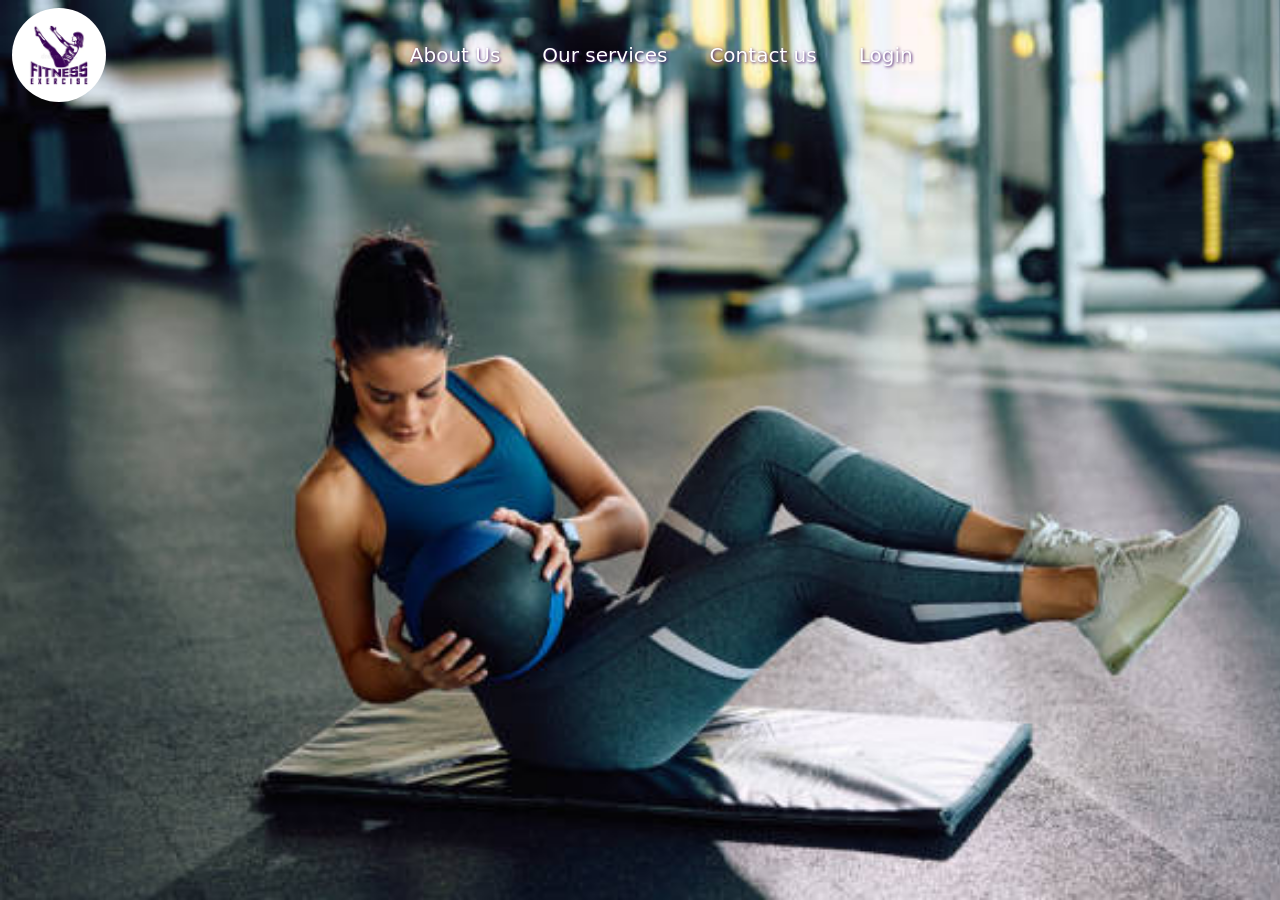
<file: boot/index.html>
<!DOCTYPE html>
<html lang="en">

<head>
    <meta charset="UTF-8">
    <meta name="viewport" content="width=device-width, initial-scale=1.0">
    <title>Document</title>
    <link rel="stylesheet" href="./strap.css">
    <link href="https://cdn.jsdelivr.net/npm/bootstrap@5.3.8/dist/css/bootstrap.min.css" rel="stylesheet"
        integrity="sha384-sRIl4kxILFvY47J16cr9ZwB07vP4J8+LH7qKQnuqkuIAvNWLzeN8tE5YBujZqJLB" crossorigin="anonymous">
</head>

<body>



    <!-- this is where my nav-bar starts -->
    <nav class="navbar navbar-expand-lg bg-body-tertiarys see">
        <div class="container-fluid">
            <a class="navbar-brands fop" href="#"><img src="./logo.webp" alt="fitness" class="fitness"></a>
            <button class="navbar-toggler" type="button" data-bs-toggle="collapse"
                data-bs-target="#navbarSupportedContent" aria-controls="navbarSupportedContent" aria-expanded="false"
                aria-label="Toggle navigation">
                <span class="navbar-toggler-icon"></span>
            </button>
            <div class="collapse navbar-collapse" id="navbarSupportedContent">
                <ul class="navbar-nav me-auto mb-2 mb-lg-0 ">
                    <li class="nav-item">
                        <button type="button" class="btns btn-primary ben saw" data-bs-toggle="modal"
                            data-bs-target="#exampleModal">
                            About Us
                        </button>
                    </li>

                    <li class="nav-item">
                        <button type="button" class="btns btn-primary ben saw" data-bs-toggle="modal"
                            data-bs-target="#example">
                            Our services
                        </button>
                    </li>

                    <li class="nav-item">
                        <button type="button" class="btns btn-primary ben saw" data-bs-toggle="modal"
                            data-bs-target="#exam">
                            Contact us
                        </button>
                    </li>

                    <li class="nav-item">
                        <button type="button" class="btns btn-primary ben saw" data-bs-toggle="modal"
                            data-bs-target="#exampleM">
                            Login
                        </button>
                    </li>

                </ul>
            </div>
        </div>
    </nav>

    <!-- this is where my nav-ba ends -->


    <!-- Button trigger modal -->

    <!-- Modal -->
    <div class="modal fade" id="exampleModal" tabindex="-1" aria-labelledby="exampleModalLabel" aria-hidden="true">
        <div class="modal-dialog modal-lg">
            <div class="modal-contents">


                <div class="modal-body">
                    <!-- this is where my card starts -->
                    <div class="row row-cols-1 row-cols-md-3 g-4">
                        <div class="col">
                            <div class="card h-100">
                                <img src="./photo-1517836357463-d25dfeac3438.avif" class="card-img-tops card-img" alt="...">
                                <div class="card-body">
                                    <h5 class="card-title">Lorem ipsum dolor sit.</h5>
                                    <p class="card-text">Lorem ipsum dolor sit amet consectetur adipisicing elit. Rerum quibusdam omnis vel nihil odit placeat velit id!
                                    </p>
                                </div>
                            </div>
                        </div>
                        <div class="col">
                            <div class="card h-100">
                                <img src="./images.jpg" class="card-img-tops card-img" alt="...">
                                <div class="card-body">
                                    <h5 class="card-title">Lorem ipsum dolor sit.</h5>
                                    <p class="card-text">Lorem ipsum dolor sit amet consectetur adipisicing elit. Quod ratione voluptatibus magnam error aspernatur? Provident tempora eius maiores ut quae.</p>
                                </div>
                            </div>
                        </div>
                        <div class="col">
                            <div class="card h-100">
                                <img src="./images (1).jpg" class="card-img-tops card-img" alt="...">
                                <div class="card-body">
                                    <h5 class="card-title">Lorem ipsum dolor sit.</h5>
                                    <p class="card-text">Lorem ipsum, dolor sit amet consectetur adipisicing elit. Ipsum, facere.</p>
                                </div>
                            </div>
                        </div>
                    </div>
                    <!-- this is where my card ends -->
                </div>
            </div>
        </div>
    </div>




    <!-- Modal for our services -->
    <div class="modal fade" id="example" tabindex="-1" aria-labelledby="exampleModalLabel" aria-hidden="true">
        <div class="modal-dialog modal-lg">
            <div class="modal-content">

                <div class="modal-body">
                    <!-- fdg -->
                    <div id="carousel" class="carousel slide" data-bs-ride="carousel">
                        <div class="carousel-inner">
                            <div class="carousel-item active caros">
                                <img src="./istockphoto-2027281054-612x612.jpg" class="d-block w-100 caros car" alt="...">
                                <p>Lorem ipsum dolor sit amet.</p>
                                <b>Lorem ipsum dolor sit amet consectetur adipisicing elit. Distinctio sed repellendus quod enim, aut voluptates cumque reprehenderit unde assumenda ratione excepturi dignissimos deserunt eaque vel ullam blanditiis sit incidunt non.</b>
                            </div>
                            <div class="carousel-item caros">
                                <img src="./images.jpg" class="d-block w-100 car" alt="...">
                                <p>Lorem ipsum dolor sit amet.</p>
                                <b>Lorem ipsum, dolor sit amet consectetur adipisicing elit. Incidunt consequatur ab veniam, temporibus fugiat obcaecati unde corrupti sapiente nemo, illum distinctio quisquam excepturi perspiciatis blanditiis sint ad architecto minus atque.</b>
                            </div>
                            <div class="carousel-item caros">
                                <img src="./images (1).jpg" class="d-block w-100 car" alt="...">
                                <p>Lorem ipsum dolor sit amet.</p>
                                <b>Lorem ipsum dolor sit amet, consectetur adipisicing elit. Aut quas nihil quam voluptas est debitis error aliquam, voluptatem possimus dolor similique exercitationem a obcaecati. Vero velit ducimus fugit. Temporibus, perferendis..</b>
                            </div>
                        </div>
                    </div>
                    <!-- fdv -->
                </div>

            </div>
        </div>
    </div> <!-- ending of modal for our services -->



    <!-- Modal  for contact us starts -->
    <div class="modal fade" id="exam" tabindex="-1" aria-labelledby="exampleModalLabel" aria-hidden="true">
        <div class="modal-dialog modal-lg">
            <div class="modal-content">

                <div class="modal-body">
                    <!-- this is where my form starts -->
                    <div class="grd">
                        <div class="she">
                            <img src="./fitness logo.jpg" alt="fabric">
                        </div>

                        <form action="">

                            <input type="text" required placeholder="First Name"><br>

                            <input type="password" required placeholder="Last Name"><br>

                            <input type="email" required placeholder=" E-mail"><br>

                            <input type="number" required placeholder="Phone Number"><br>

                            <textarea class="them" name="text" id="text" required
                                placeholder="Leave us a message"></textarea><br><br>

                            <input class="his" type="login" value="Submit">


                        </form>
                    </div>
                    <!-- this is where my form ends -->
                </div>

            </div>
        </div>
    </div>
    <!-- this is where modal for contact us ends -->




    <!-- Modal for login-->
    <div class="modal fade" id="exampleM" tabindex="-1" aria-labelledby="exampleModalLabel" aria-hidden="true">
        <div class="modal-dialog modal-lg">
            <div class="modal-content">

                <div class="modal-body">
                    <!-- this is my form for the last one -->
                    <form>
                        <div class="mb-3">
                            <label for="exampleInputEmail1" class="form-label">Email address</label>
                            <input type="email" class="form-control" id="exampleInputEmail1"
                                aria-describedby="emailHelp">
                            <div id="emailHelp" class="form-text">We'll never share your email with anyone else.</div>
                        </div>
                        <div class="mb-3">
                            <label for="exampleInputPassword1" class="form-label">Password</label>
                            <input type="password" class="form-control" id="exampleInputPassword1">
                        </div>

                        <button type="submit" class="btn btn-primary">Sign Up</button>
                        <button type="submit" class="btn btn-primary onyi">Login</button>
                    </form>
                    <!--ending of modal for login -->
                </div>

            </div>
        </div>
    </div>







    <script src="https://cdn.jsdelivr.net/npm/bootstrap@5.3.8/dist/js/bootstrap.bundle.min.js"
        integrity="sha384-FKyoEForCGlyvwx9Hj09JcYn3nv7wiPVlz7YYwJrWVcXK/BmnVDxM+D2scQbITxI"
        crossorigin="anonymous"></script>
</body>

</html>
</file>
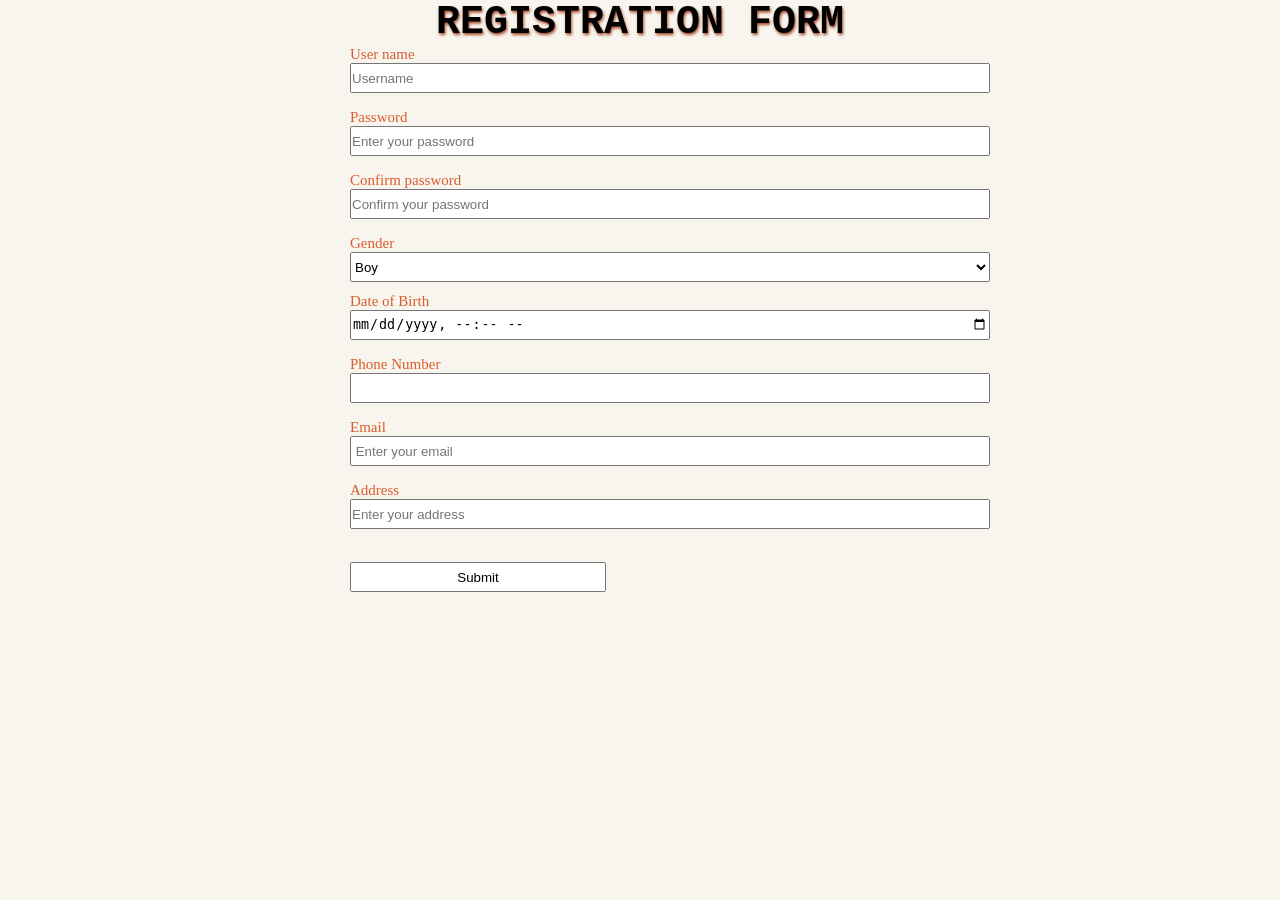
<file: become a member.html>
<!DOCTYPE html>
<html lang="en">
<head>
    <meta charset="UTF-8">
    <meta name="viewport" content="width=device-width, initial-scale=1.0">
    <title>Document</title>
    <link rel="stylesheet" href="./AI.css">
</head>
<body>
     <h1 class="name"><b>REGISTRATION FORM</b></h1>

        <form action="">

                <label class="sam" for="Full name">User name</label><br>
                <input class="isa" type="text" required placeholder="Username"><br>

                <label class="sam"for="Password">Password</label><br>
                <input  class="isa" type="password" required placeholder="Enter your password"><br>

                <label class="sam"for="Confirm password">Confirm password</label><br>
                <input class="isa" type="password" required placeholder="Confirm your password"><br>

                <label class="sam" for="Gender">Gender</label><br>

                 <select class="uu" name="Gender" id="Gender"><br>
                    <option value="Boy">Boy</option>
                    <option value="Girl">Girl</option>
                </select><br>

                <label class="sam" for="Date of Birth">Date of Birth</label>
                <input  class="isa"type="datetime-local"><br>

                <label class="sam"for="Phone Number">Phone Number</label><br>
                <input  class="isa"type="number" required><br>

                <label class="sam" for="Email">Email</label><br>
                <input  class="isa"type="email" required placeholder=" Enter your email"><br>

                <label class="sam" for="Address">Address</label><br>
                <input  class="isa"type="address" required placeholder="Enter your address"><br><br>

                <input  class="is"type="login" value="Submit">

                
            </form>
</body>
</html>
</file>
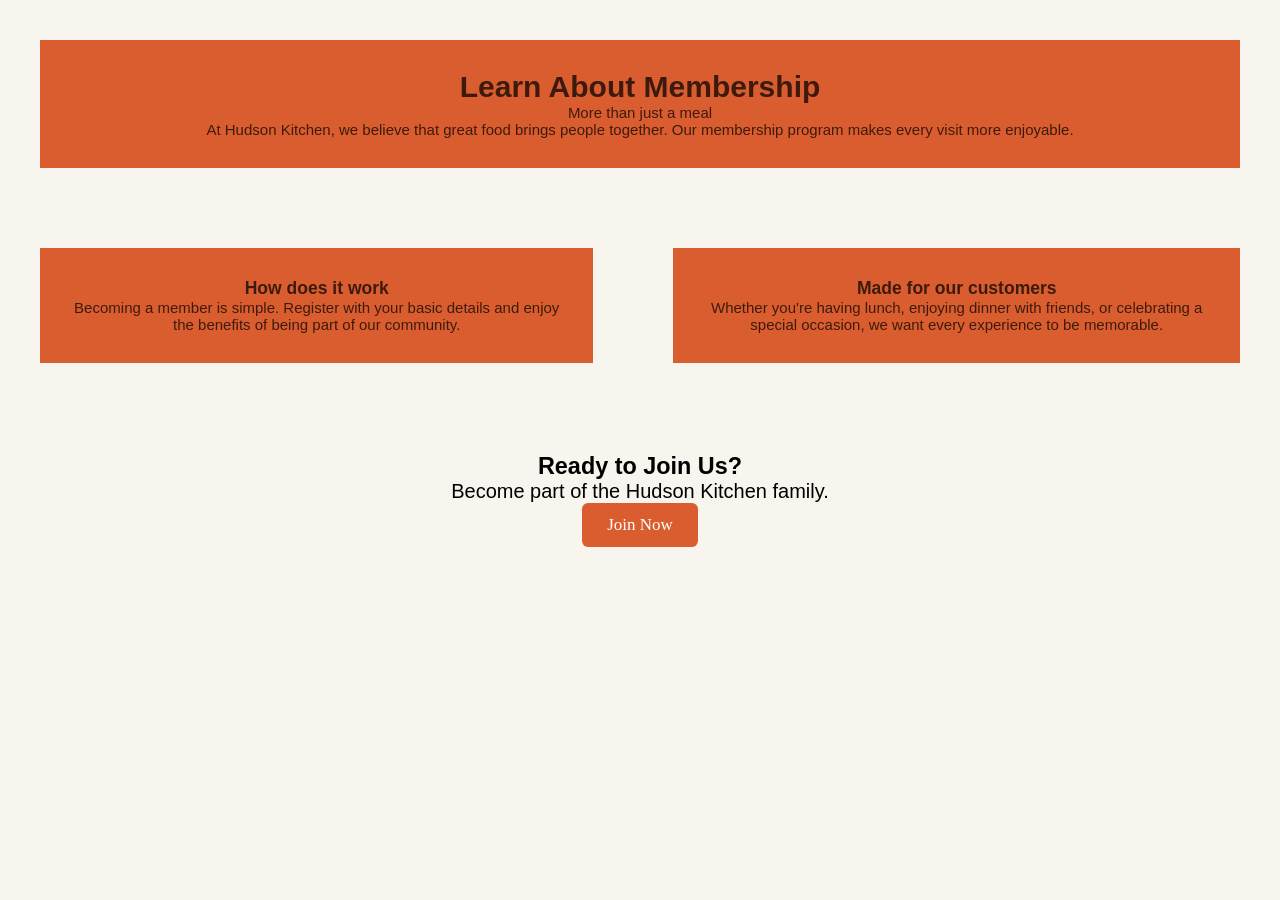
<file: learn.html>
<!DOCTYPE html>
<html lang="en">

<head>
    <meta charset="UTF-8">
    <meta name="viewport" content="width=device-width, initial-scale=1.0">
    <title>Document</title>
    <link rel="stylesheet" href="./AI.css">
</head>

<body>
    <div class="member">
        <h1> <b>Learn About Membership </b></h1>
        <p>More than just a meal</p>
        <p> At Hudson Kitchen, we believe that great food brings
            people together. Our membership program makes every
            visit more enjoyable.</p>
    </div>
    <div class="membe">
        <div class="member">
            <h3>How does it work</h3>
            <p> Becoming a member is simple. Register with your
                basic details and enjoy the benefits of being
                part of our community.</p>

        </div>

        <div class="member">
            <h3>Made for our customers</h3>
            <p> Whether you're having lunch, enjoying dinner
                with friends, or celebrating a special occasion,
                we want every experience to be memorable.</p>
        </div>
    </div>


    <div class="learn-footer">
        <h3>Ready to Join Us?</h3>
        <p>Become part of the Hudson Kitchen family.</p>
        <a href="./become a member.html" class="join-btn">Join Now</a>
    </div>
</body>

</html>
</file>
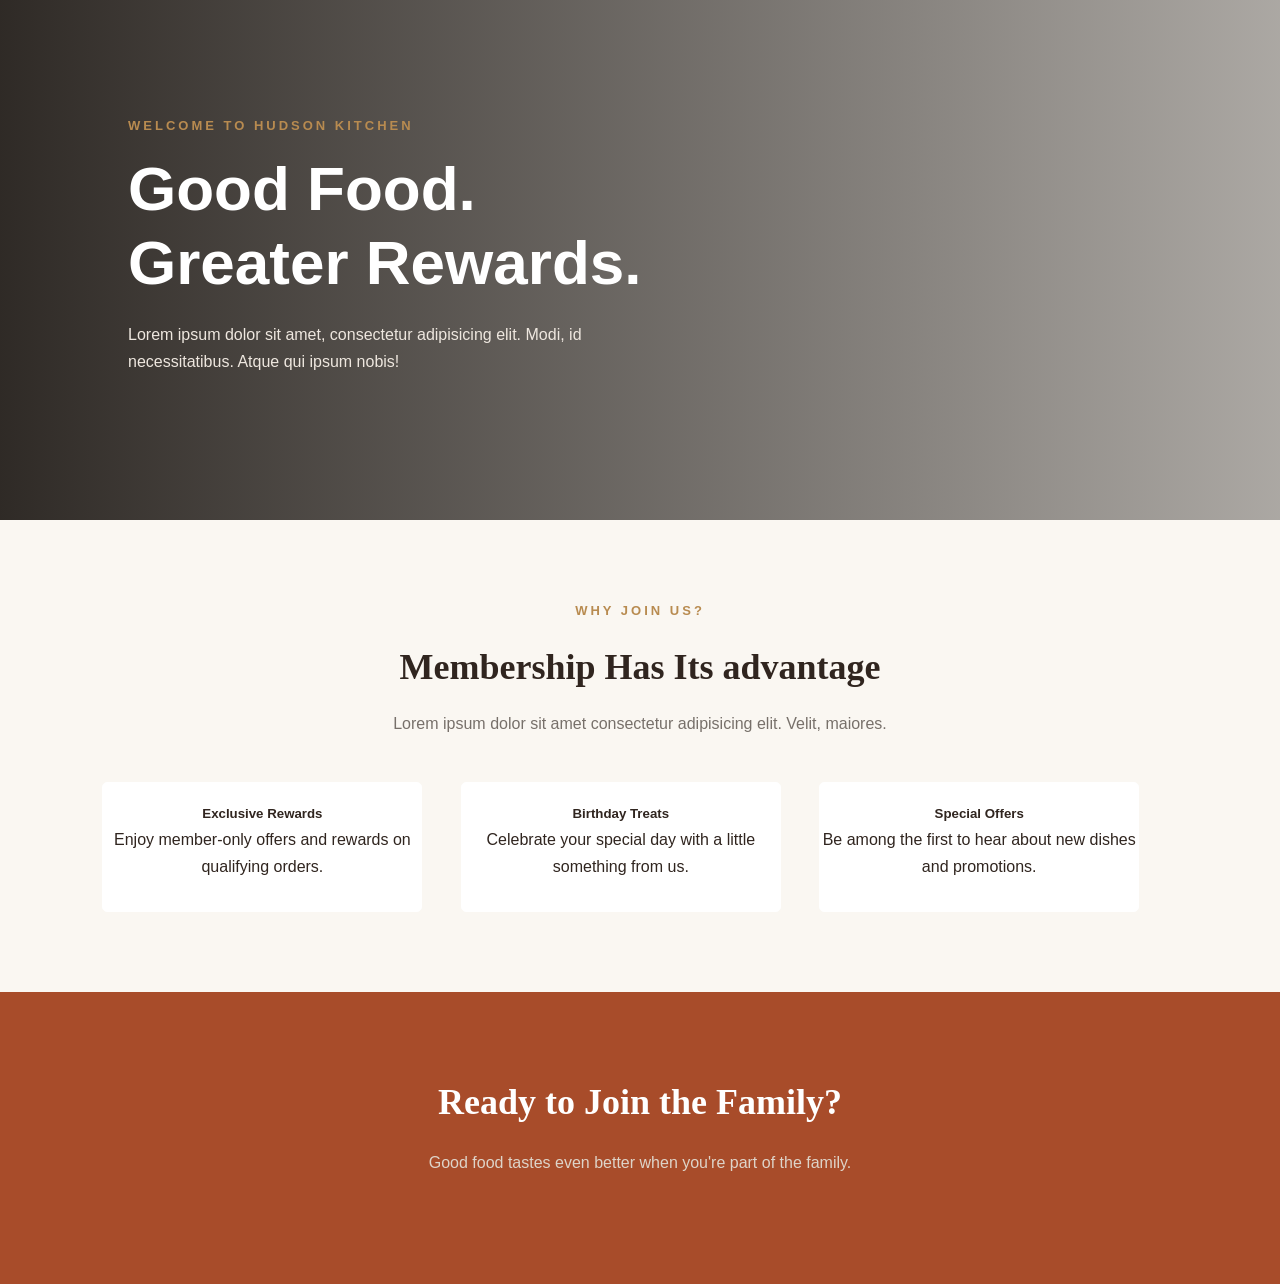
<file: membership.html>
<!DOCTYPE html>
<html lang="en">

<head>
    <meta charset="UTF-8">
    <meta name="viewport" content="width=device-width, initial-scale=1.0">
    <title>Membership | Hudson Kitchen</title>
    <link rel="stylesheet" href="./AI.css">
</head>

<body class="we">

    <!-- Hero Section -->
    <div class="her12">
        <div class="hero-content2">
            <p class="subtitle">WELCOME TO HUDSON KITCHEN</p>
            <h1>Good Food.<br>Greater Rewards.</h1>
            <p class="description">
                Lorem ipsum dolor sit amet, consectetur
                adipisicing elit. Modi, id necessitatibus. Atque qui ipsum nobis!
            </p>

        </div>
    </div>


    <div class="benefits">
        <p class="subtitle">WHY JOIN US?</p>
        <h2>Membership Has Its advantage</h2>
        <p class="section-description">
            Lorem ipsum dolor sit amet consectetur adipisicing elit. Velit, maiores.
        </p>
        <div class="mine row g-4 see">
            <div class="col-12 col-md-4 car">
                <div class="card h-100">
                    <div class="card-body">
                        <h5 class="card-title">Exclusive Rewards</h5>
                        <p class="card-text">
                            Enjoy member-only offers and rewards on qualifying orders.
                        </p>
                    </div>
                </div>
            </div>

            <div class="col-12 col-md-4 car">
                <div class="card h-100 text-center">
                    <div class="card-body">
                        <h5 class="card-title">Birthday Treats</h5>
                        <p class="card-text">
                            Celebrate your special day with a little something from us.
                        </p>
                    </div>
                </div>
            </div>

            <div class="col-12 col-md-4 car">
                <div class="card h-100 text-md-end">
                    <div class="card-body">
                        <h5 class="card-title">Special Offers</h5>
                        <p class="card-text">
                            Be among the first to hear about new dishes and promotions.
                        </p>
                    </div>
                </div>
            </div>
        </div>
    </div>


    <div class="join-section">
        <h2>Ready to Join the Family?</h2>
        <p>Good food tastes even better when you're part of the family.</p>
    </div>


</body>

</html>

</body>

</html>
</file>
<file: boot/strap.css>
body{
    background-image: url(./istockphoto-2027281054-612x612.jpg);
    background-size: cover;
    height: 100vh;
    background-repeat: no-repeat;
    padding: 0;
    margin: 0;
}
.fitness{
    width: 25%;
    border-radius: 50%;
}
.see{
    background-color: rgba(0, 255, 255, 0);
}
.fop{
    width: 30%;
}
.card-img{
    width: 300px;
    height: 300px;
}
.caros{
    text-align: center;
}
.car{
    height: 400px;
}
.ben{
    color: red;
    padding: 10px;
    margin: 10px;
    background-color: rgba(0, 255, 255, 0);
}
.saw{
    border: 1px solid rgba(255, 0, 0, 0);
    color: white;
    font-size: 20px;
    text-shadow: 1px 1px 3px #4B1F6F;
}
.saw:hover{
    background-color: blue;
    border: 1px solid blue;
    color: black;
}
.she img{
    width: 100%;
    height: 350px;
}

.grd{
    display: grid;
    grid-template-columns: 40% 60%;
    padding-top: 10px;
}

.them{
    color: black;
    width: 100%;
    height: 40px;
    margin-bottom: 15px;
      background-color: azure;
    border: 1px solid black;
      border-radius: 10px;
}
input{
    color: black;
    width: 100%;
    height: 40px;
    display: block;
    margin-bottom: 15px;
    background-color: azure;
    border: 1px solid black;
    border-radius: 10px;
}
.his{
    width: 100px;
      background-color: azure;
    border: 1px solid black;
      border-radius: 10px;
      margin-left: 70%;
      text-align: center;
}

.onyi{
   margin-left: 90%;
   margin-top: -63px;   
}
</file>
<file: AI.css>
body {
    padding: 0;
    margin: 0;
    width: 100%;
    max-width: 100%;
    overflow-x: hidden;
}


/* =========================
   HERO SECTION
========================= */

.hero-section {
    background-image: url(./image/Screen+Shot+2023-02-27+at+10.52.58+AM.webp);
    height: 100vh;
    background-repeat: no-repeat;
    background-size: cover;
    background-position: center;
}

.hero {
    background-color: rgba(0, 0, 0, 0.628);
    height: 100vh;
}

.navbar-a .box {
    background-color: #da5d2f;
    padding: 20px;
    font-size: 15px;
}

.navbar {
    display: flex;
    padding: 30px;
    justify-content: center;
    align-items: center;
    animation: show 3s ease forwards;
    animation-delay: 2s;
}

@keyframes show {
    from {
        opacity: 0;
        transform: translateY(30px);
    }

    to {
        opacity: 1;
        transform: translateY(0);
    }
}

.navbar-a a {
    color: white;
    padding: 20px;
    text-decoration: none;
    font-size: 20px;
}

.logo {
    width: 40%;
}

.logo img {
    width: 40%;
    max-width: 100%;
}

.body {
    display: grid;
    grid-template-columns: 150px minmax(0, 600px) auto;
    animation: show 3s ease forwards;
    animation-delay: 2s;
}

.hero-body {
    min-width: 0;
}

.hero-body h1 {
    color: white;
    font-size: 50px;
    font-family: ff-market-pro;
}

.hero-body b {
    color: #E7C488;
    font-size: 50px;
    font-family: "Brush Script MT", cursive;
}

.hero-body p {
    color: white;
    font-family: 'Times New Roman', Times, serif;
    font-size: 20px;
}

.hero-body button {
    color: white;
    background-color: #da5d2f09;
    border: 3px solid white;
    padding: 15px;
    font-size: 12px;
    cursor: pointer;
}

.hero-body button:hover {
    background-color: white;
    color: #da5d2f;
}

.hero-body .she {
    background-color: #da5d2f;
    border: 3px solid #da5d2f;
}

.hero-body .she:hover {
    background-color: white;
    color: #da5d2f;
    border: 3px solid white;
}


/* =========================
   DOT PATTERN
========================= */

.logo2 {
    width: 100%;
    padding-top: 4px;
}

.logo2 img {
    width: 100%;
    height: 20vh;
    display: block;
}


/* =========================
   EVERYTHING PLUS
========================= */

.be {
    color: #da5d2f;
    font-family: "Brush Script MT", cursive;
    font-size: 40px;
    animation: slideup 3s ease forwards;
}

h2 {
    text-align: center;
    font-size: 40px;
    font-family: Georgia, serif;
    animation: slideup 3s ease forwards;
}

.pe {
    text-align: center;
    font-family: "Segoe UI", sans-serif;
    font-size: 18px;
    animation: slideup 3s ease forwards;
}

.body1 {
    display: grid;
    grid-template-columns: repeat(3, minmax(0, 1fr));
    font-family: "Segoe UI", sans-serif;
    font-size: 20px;
}

.body3 {
    text-align: center;
    padding: 30px;
    min-width: 0;
}

.body2 {
    width: 200px;
    max-width: 100%;
    padding-left: 50px;
    margin: auto;
}

.body2 img {
    width: 150px;
    height: 100px;
    max-width: 100%;
    object-fit: contain;
}

.hey3 {
    font-family: Georgia, serif;
    font-size: 22px;
    text-decoration: underline #da5d2f;
}

.hey4 {
    font-family: "Segoe UI", sans-serif;
    font-weight: normal;
}

@keyframes slideup {
    from {
        opacity: 0;
        transform: translateY(30px);
    }

    to {
        opacity: 1;
        transform: translateY(0);
    }
}


/* =========================
   MEMBERSHIP BUTTON
========================= */

.diy {
    display: grid;
    grid-template-columns: auto auto auto;
}

.hi {
    background: #da5d2f;
    color: white;
    border: 3px solid #da5d2f;
    width: 300px;
    height: 60px;
    margin: 90px;
    font-size: 20px;
    cursor: pointer;
}

.hi:hover {
    background: white;
    color: #da5d2f;
}

.that {
    padding-left: 200px;
}


/* =========================
   JESSE McBRIDE DESKTOP
========================= */

.two-color {
    background: linear-gradient(to right, #DA5D2F 70%, #24282D 30%);
    height: 80vh;
    display: grid;
    grid-template-columns: 100px 650px minmax(0, 1fr) 100px;
    padding: 40px;
    overflow: hidden;
}

.two-image {
    background-image: url(./image/Dots.png);
    height: 300px;
    width: 300px;
    background-size: cover;
    margin-left: 30px;
    animation: slideup 3s ease forwards;
}

.image-container {
    position: relative;
}

.two-image .okay {
    width: 100%;
    height: 390px;
    margin-top: 30px;
    margin-left: -50px;
    display: block;
    animation: slideup 3s ease forwards;
}

.arrow {
    position: absolute;
    width: 100px;
    top: 2px;
    left: -130px;
    height: 40px;
}

.goal {
    padding-top: 10px;
    padding-left: 60px;
    min-width: 0;
}

.goal p {
    color: white;
    font-size: 25px;
    line-height: 40px;
    margin-top: 55px;
}

.goal b {
    color: white;
    font-size: 30px;
    margin-top: 30px;
}

.goal .hop {
    color: rgb(20, 19, 19);
    font-size: 20px;
}

.two-color9 {
    display: none;
}


/* =========================
   SECOND HERO
========================= */

.hero-body1 {
    padding-top: 40px;
    min-width: 0;
}

.hero-sectio {
    background-image: url(./image/images\ \(3\).jpg);
    height: 80vh;
    background-repeat: no-repeat;
    background-size: cover;
    background-position: center;
}

.her {
    background: rgba(0, 0, 0, 0.628);
    height: 80vh;
}

.hero-body1 h1 {
    color: white;
    font-size: 50px;
    font-family: ff-market-pro;
}

.hero-body1 b {
    color: #E7C488;
    font-size: 50px;
    font-family: "Brush Script MT", cursive;
}

.hero-body1 p {
    color: white;
    font-family: 'Times New Roman', Times, serif;
    font-size: 20px;
}

.hero-body1 button {
    color: white;
    background-color: #da5d2f09;
    border: 3px solid white;
    padding: 15px;
    font-size: 12px;
    cursor: pointer;
}

.hero-body1 button:hover {
    background-color: white;
    color: #da5d2f;
}

.hero-body1 .she {
    background-color: #da5d2f;
    border: 3px solid #da5d2f;
}

.hero-body1 .she:hover {
    background-color: white;
    color: #da5d2f;
}


/* =========================
   PODCAST DESKTOP
========================= */

.last {
    background: #EFEFEF;
    min-height: 120vh;
    width: 100%;
    overflow: hidden;
}

.last > img,
.last9 > img {
    width: 100%;
    height: 19vh;
    display: block;
    object-fit: cover;
}

.separation {
    display: grid;
    grid-template-columns: 1fr 1fr;
    gap: 40px;
    max-width: 1200px;
    margin: 0 auto;
    padding: 70px 60px;
    padding-top: 30px;
}


/* LEFT SIDE */

.chalk {
    padding-left: 0;
}

.chalk > p {
    font-family: "Segoe UI", sans-serif;
    font-size: 25px;
    margin: 0 0 25px 0;
}

.board {
    background: white;
    width: 450px;
    max-width: 100%;
    min-height: 450px;
    text-align: center;
    padding: 25px;
    box-sizing: border-box;
}

.chalk .see {
    width: 100%;
    height: 300px;
    padding: 0;
    object-fit: cover;
    display: block;
}

.not {
    display: block;
    font-size: 20px;
    font-weight: 400;
    font-family: "Segoe UI", sans-serif;
    line-height: 1.5;
    padding-top: 25px;
}


/* RIGHT SIDE */

.girl {
    position: relative;
    padding: 20px 0 0 80px;
    max-width: 500px;
}

.girl h5 {
    font-size: 35px;
    line-height: 1.15;
    font-family: Georgia, serif;
    margin: 0 0 25px 0;
}

.girl span {
    color: #DA5D2F;
    font-size: 35px;
    font-family: "Brush Script MT", cursive;
}

.girl p {
    font-size: 20px;
    font-weight: 400;
    font-family: "Segoe UI", sans-serif;
    line-height: 1.5;
    margin-bottom: 30px;
}

.girl button {
    background: #DA5D2F;
    color: white;
    border: 3px solid #DA5D2F;
    cursor: pointer;
    padding: 10px;
    width: 220px;
    height: 45px;
    font-size: 15px;
}

.girl button:hover {
    background: white;
    color: #DA5D2F;
}

.girl .arro {
    position: absolute;
    width: 80px;
    height: 30px;
    left: -5px;
    top: 100px;
    object-fit: contain;
}


/* =========================
   MOBILE PODCAST
========================= */

.last9 {
    display: none;
}




/* =========================
   GUIDE DESKTOP
========================= */

.deee {
    display: grid;
    grid-template-columns: 500px minmax(0, 1fr);
    padding-left: 60px;
    padding-top: 20px;
}

.sad {
    width: 600px;
    max-width: 100%;
}

.them {
    width: 100%;
    margin-top: 150px;
}

.them img {
    width: 100%;
    max-width: 100%;
    animation: slideup 3s ease forwards;
}

.sad h6 {
    font-size: 30px;
    animation: slideup 3s ease forwards;
    font-family: Georgia, serif;
}

.sad .bread {
    font-size: 20px;
    font-family: "Segoe UI", sans-serif;
    color: #da5d2f;
}

.sad .sa {
    font-size: 20px;
    font-family: "Segoe UI", sans-serif;
}

.sad input {
    width: 300px;
    max-width: 100%;
    font-size: 15px;
    background: #F6F8FA;
    border: 1px solid #F6F8FA;
    padding: 10px;
    line-height: 20px;
}

.sad select {
    width: 300px;
    max-width: 100%;
    height: 40px;
    font-size: 15px;
    background: #F6F8FA;
        border: 1px solid #F6F8FA;
    padding: 10px;
}

.sad .tea {
    font-size: 20px;
    font-family: "Segoe UI", sans-serif;
    padding-left: 100px;
}

.sad b {
    font-size: 23px;
    font-family: Georgia, 'Times New Roman', Times, serif;
}

.sad .milk {
    background: #DA5D2F;
    color: white;
    text-align: center;
    padding: 5px;
    width: 309px;
    height: 40px;
    border: 1px solid #DA5D2F;
}

.deee2 {
    display: none;
}


/* =========================
   DAWN DESKTOP
========================= */

.two-colo {
    background: linear-gradient(to left, #DA5D2F 70%, #24282D 30%);
    height: 100vh;
    overflow: hidden;
    display: grid;
    grid-template-columns: 100px minmax(0, 1fr) 650px 100px;
    padding: 40px;
}

.two-imag {
    background-image: url(./image/Square-outline-grey.webp);
    height: 200px;
    width: 200px;
    background-size: cover;
    margin-left: 5px;
    margin-top: 300px;
    animation: slideup 3s ease forwards;
}

.image-containe {
    position: relative;
}

.two-imag .okay {
    width: 170%;
    height: 450px;
    margin-top: -290px;
    margin-left: 40px;
    display: block;
    animation: slideup 3s ease forwards;
}

.arr {
    position: absolute;
    width: 100px;
    top: 35px;
    left: 360px;
    height: 20px;
}

.goa {
    padding-top: 10px;
    padding-left: 150px;
    min-width: 0;
}

.goa p {
    color: white;
    font-size: 20px;
    line-height: 20px;
    margin-top: 55px;
}

.goa b {
    color: white;
    font-size: 30px;
    margin-top: 30px;
}

.goa .hop {
    color: rgb(20, 19, 19);
}

.two-colo7 {
    display: none;
}


/* =========================
   FOUNDER DESKTOP
========================= */

.two-color2 {
    height: 80vh;
    display: grid;
    grid-template-columns: 100px 650px minmax(0, 1fr) 100px;
    padding: 40px;
    overflow: hidden;
}

.two-image2 {
    background-image: url(./image/Dots.png);
    height: 200px;
    width: 200px;
    background-size: cover;
    margin-left: 150px;
    animation: slideup 3s ease forwards;
}

.image-container2 {
    position: relative;
}

.two-image2 .okay2 {
    width: 350px;
    height: 450px;
    margin-top: 30px;
    margin-left: -190px;
    background-size: cover;
    animation: slideup 3s ease forwards;
}

.arrow2 {
    position: absolute;
    width: 100px;
    top: 220px;
    left: -290px;
    height: 50px;
}

.goal2 {
    padding-top: 10px;
    padding-left: 60px;
    min-width: 0;
}

.goal2 p {
    color: black;
    font-size: 24px;
    line-height: 40px;
    margin-top: 55px;
    font-family: serif;
    font-weight: 800;
}

.goal2 b {
    color: black;
    font-size: 20px;
    margin-top: 30px;
    line-height: 30px;
    font-weight: 400;
}

.goal2 button {
    color: white;
    background: #da5d2f;
    border: 3px solid #DA5D2F;
    padding: 10px;
    font-size: 12px;
    cursor: pointer;
    font-family: sans-serif;
    width: 200px;
    height: 40px;
}

.box2 {
    display: flex;
    justify-content: start;
    align-items: start;
}

.box9 {
    background: rgba(0, 0, 0, 0.628);
    width: 250px;
    height: 100px;
    margin-top: -210px;
    margin-left: -350px;
    padding-left: 20px;
    position: absolute;
}

.box30 {
    color: #fff;
}

.box9 p {
    font-size: 20px;
    color: #E4E7AE;
    font-family: cursive;
}

.box9 b {
    color: white;
    font-size: 9px;
}

.two {
    display: none;
}


/* =========================
   BOTTOM DOT IMAGE
========================= */

img.be {
    width: 100%;
    height: 100px;
    padding-top: 30px;
    display: block;
}


/* =========================
   EMAIL SECTION
========================= */

.me {
    background-image: url(./image/OIP.ctQcW5M15K98AuouIy8sowAAAA);
    height: 130vh;
    width: 100%;
    background-repeat: no-repeat;
    background-size: cover;
    background-position: center;
}

.m {
    background: rgba(0, 0, 0, 0.687);
    height: 130vh;
    padding-top: 100px;
    padding-left: 70px;
    text-align: center;
}

.m .sa {
    font-size: 35px;
    font-family: Georgia, serif;
    color: white;
}

.m input {
    width: 300px;
    max-width: 90%;
    font-size: 15px;
    background: #F6F8FA;
    border: 1px solid #F6F8FA;
    padding: 10px;
}

.m select {
    width: 300px;
    max-width: 90%;
    height: 40px;
    font-size: 15px;
    background: #F6F8FA;
    padding: 10px;
}

.m .tea {
    font-size: 20px;
    font-family: "Segoe UI", sans-serif;
    padding-left: 10px;
}

.m b {
    font-size: 35px;
    font-family: "Brush Script MT", cursive;
    color: #DA5D2F;
}

.m .milk {
    background: #DA5D2F;
    color: white;
    text-align: center;
    padding: 5px;
    width: 309px;
    max-width: 90%;
    height: 40px;
    border: 1px solid #DA5D2F;
}

.m span {
    color: black;
    font-family: 'Courier New', Courier, monospace;
    font-size: 20px;
}


/* =========================
   FOOTER
========================= */

.so {
    background: #24282D;
    width: 100%;
    height: 350px;
    overflow: hidden;
}

.diva {
    display: grid;
    grid-template-columns: repeat(5, minmax(0, 1fr));
    padding-top: 25px;
}

.so img {
    width: 120px;
    height: 120px;
    max-width: 100%;
}

.so .amara {
    text-align: center;
    font-family: "Segoe UI", sans-serif;
    color: white;
    background: #24282D;
}

.amara {
    padding-right: 50px;
    padding-left: 60px;
}

.amara p {
    font-size: 15px;
    line-height: 24px;
}

.amar {
    padding-right: 50px;
}

.amar h1,
.how h1,
.watch h1 {
    color: white;
    font-size: 19px;
}

.amar a,
.how a,
.watch a {
    color: white;
    font-size: 17px;
    line-height: 30px;
}

.how,
.watch {
    padding-right: 50px;
}

.perfume {
    padding-right: 40px;
}

.perfume h1 {
    font-size: 25px;
    color: white;
    font-weight: 600;
}

.don{
    font-size: 17px;
    font-family: 'Times New Roman', Times, serif;
    color: white;
    background-color: #24282D;
    text-align: center;
 }

a {
    color: #a84c2a;
    font-size: 17px;
    font-family: 'Times New Roman', Times, serif;
}


/* =========================================================
   TABLET / MOBILE
   ========================================================= */

@media (max-width: 968px) {

    /* HERO */

    .navbar {
        display: none;
    }

    .body {
        display: grid;
        grid-template-columns: 1fr;
        padding: 20px;
    }

    .hero-body {
        width: 100%;
        max-width: 100%;
    }

    .hero-body h1 {
        font-size: 40px;
    }

    .hero-body b {
        font-size: 40px;
    }

    .hero-body p {
        font-size: 18px;
    }

    .hero-body button {
        padding: 15px;
        width: 100%;
        max-width: 400px;
        margin-top: 10px;
    }


    /* EVERYTHING PLUS */

    .body1 {
        display: grid;
        grid-template-columns: 1fr;
    }

    .body3 {
        padding: 30px 20px;
    }

    .body2 {
        padding-left: 0;
        margin: auto;
    }

    .diy {
        display: grid;
        grid-template-columns: 1fr;
    }

    .hi {
        margin: 40px;
    }

    .that {
        padding-left: 1px;
    }


    /* ==========================================
       JESSE MOBILE
       KEEPING YOUR ORIGINAL DESIGN
    ========================================== */

    .two-color {
        display: none;
    }

    .two-color9 {
        background: linear-gradient(to right, #DA5D2F 70%, #24282D 30%);
        height: 130vh;
        margin-top: 10px;
        display: grid;
        grid-template-columns: auto;
        padding: 40px;
        overflow: hidden;
    }

    .two-color9 .two-image {
        background-image: url(./image/Dots.png);
        height: 200px;
        width: 150px;
        background-size: cover;
        margin-left: 170px;
        top: 2px;
    }

    .two-color9 .image-container {
        position: relative;
    }

    .two-color9 .two-image .okay {
        width: 150%;
        height: 250px;
        margin-top: 45px;
        margin-left: -51px;
        display: block;
    }

    .two-color9 .arrow {
        position: absolute;
        width: 100px;
        top: 190px;
        left: -120px;
        height: 40px;
    }

    .two-color9 .goal {
        padding-top: 30px;
        padding-left: 0;
        text-align: left;
    }


    /* SECOND HERO */

    .hero-sectio {
        height: 80vh;
    }

    .her {
        height: 80vh;
    }

    .hero-body1 h1 {
        font-size: 40px;
    }

    .hero-body1 b {
        font-size: 40px;
    }

    .hero-body1 p {
        font-size: 15px;
    }

    .hero-body1 button {
        font-size: 10px;
    }


    /* PODCAST MOBILE */



    /* GUIDE MOBILE */

    .deee {
        display: none;
    }

    .deee2 {
        display: block;
        width: 100%;
        overflow: hidden;
    }

    .sad {
        width: 100%;
        max-width: 100%;
        padding-left: 20px;
        padding-right: 20px;
    }

    .sad h6 {
        font-size: 40px;
        font-weight: 700;
    }

    .sad .bread {
        font-size: 30px;
        font-weight: 800;
    }

    .sad input,
    .sad select {
        max-width: calc(100% - 20px);
    }


    /* DAWN MOBILE */

    .two-colo {
        display: none;
    }

    .two-colo7 {
        display: grid;
        background: linear-gradient(to left, #DA5D2F 80%, #24282D 20%);
        height: 120vh;
        overflow: hidden;
        grid-template-columns: auto;
        padding: 40px;
    }

    .two-colo7 .two-imag {
        height: 100px;
        width: 100px;
        margin-left: 100px;
        margin-top: 2px;
    }

    .two-colo7 .two-imag .okay {
        width: 220%;
        height: 250px;
        margin-top: 50px;
        margin-left: -150px;
    }

    .two-colo7 .arr {
        position: absolute;
        width: 100px;
        top: 205px;
        left: 5px;
        height: 40px;
    }

    .two-colo7 .goa {
        padding-top: 180px;
        padding-left: 20px;
        padding-right: 20px;
        box-sizing: border-box;
        width: 100%;
    }

    .two-colo7 .goa p {
        font-size: 20px;
        line-height: 20px;
        margin-top: 55px;
    }

    .two-colo7 .goa b {
        font-size: 30px;
        margin-top: 30px;
    }


    /* FOUNDER MOBILE */

    .two-color2 {
        display: none;
    }

    .two {
        display: grid;
        height: 120vh;
        grid-template-columns: auto;
        padding: 40px;
        overflow: hidden;
    }

    .two-image2 {
        background-image: url(./image/Dots.png);
        height: 200px;
        width: 300px;
        background-size: cover;
        margin-left: 20px;
    }

    .image-container2 {
        position: relative;
    }

    .two-image2 .okay2 {
        width: 250px;
        height: 350px;
        margin-top: 30px;
        margin-left: 100px;
        background-size: cover;
    }

    .arrow2 {
        position: absolute;
        width: 50px;
        top: 180px;
        left: 50px;
        height: 50px;
    }

    .goal2 {
        padding-top: 150px;
        padding-left: 7px;
    }

    .goal2 p {
        font-size: 25px;
        line-height: 40px;
        margin-top: 55px;
        font-family: serif;
        font-weight: 900;
    }

    .goal2 b {
        font-size: 20px;
        line-height: 20px;
        font-weight: 400;
    }

    .goal2 button {
        width: 200px;
        height: 40px;
    }

    .box2 {
        display: flex;
        justify-content: start;
        align-items: start;
    }

    .box9 {
        background: rgba(0, 0, 0, 0.628);
        width: 250px;
        height: 100px;
        margin-top: -155px;
        margin-left: -50px;
        padding-left: 1px;
        position: absolute;
    }

    .box30 {
        color: #fff;
    }

    .box9 p {
        font-size: 20px;
        color: #E4E7AE;
        font-family: cursive;
    }

    .box9 b {
        color: white;
        font-size: 9px;
    }


    /* EMAIL */

    .me {
        height: 130vh;
    }

    .m {
        padding-left: 5px;
        padding-right: 5px;
    }

    .m input,
    .m select {
        max-width: 90%;
    }


    /* FOOTER */

    .so {
        height: 1100px;
    }

    .diva {
        display: grid;
        grid-template-columns: 1fr;
    }

    .so img {
        width: 120px;
        height: 120px;
    }

    .so .amara {
        text-align: center;
    }

    .amara {
        padding-right: 0;
        padding-left: 10px;
    }

    .amara p {
        line-height: 30px;
    }

    .amar {
        padding-top: 20px;
        padding-left: 20px;
    }

    .how {
        padding-top: 20px;
        padding-left: 20px;
    }

    .watch {
        padding-top: 20px;
        padding-left: 20px;
    }

    .perfume {
        padding-top: 20px;
        padding-left: 20px;
    }

    footer {
        padding-top: 100px;
    }
}


/* =========================================================
   SMALL PHONES
   These adjustments are for the rest of the page.
   The Jesse section above is intentionally NOT changed.
========================================================= */

@media (max-width: 600px) {

    h2 {
        font-size: 32px;
        padding: 0 15px;
    }

    .pe {
        font-size: 16px;
        padding: 0 15px;
    }

    .hero-body h1 {
        font-size: 34px;
    }

    .hero-body b {
        font-size: 34px;
    }

    .hero-body p {
        font-size: 16px;
    }

    .hero-body1 h1 {
        font-size: 34px;
    }

    .hero-body1 b {
        font-size: 34px;
    }

    .hero-body1 p {
        font-size: 14px;
    }

    .body3 {
        padding-left: 10px;
        padding-right: 10px;
    }

    .hi {
        width: 260px;
        max-width: 80%;
        margin: 40px auto;
        display: block;
    }

    .chalk {
        padding-left: 15px;
        padding-right: 15px;
    }

    .girl {
        padding-left: 15px;
    }

    .sad {
        padding-left: 15px;
        padding-right: 15px;
    }

    .m .sa {
        font-size: 30px;
    }

    .m b {
        font-size: 30px;
    }
}




/* TABLET  */

@media (max-width: 968px) {

    /* Hide desktop version */
    .last {
        display: none;
    }

    /* Show mobile version */
    .last9 {
        display: block;
        background: #EFEFEF;
        min-height: 100vh;
        width: 100%;
        overflow: hidden;
    }

    .last9 > img {
        width: 100%;
        height: 19vh;
        display: block;
        object-fit: cover;
    }

    .last9 .separation {
        display: flex;
        flex-direction: column;
        gap: 70px;
        max-width: 100%;
        padding: 50px 25px;
        margin: 0;
    }


    /* PODCAST TEXT FIRST */

    .last9 .girl {
        order: 1;
        width: 100%;
        max-width: 100%;
        padding: 20px 10px 0 70px;
        box-sizing: border-box;
    }

    .last9 .girl h5 {
        font-size: 32px;
        line-height: 1.2;
        margin-bottom: 25px;
    }

    .last9 .girl span {
        font-size: 35px;
    }

    .last9 .girl p {
        font-size: 18px;
        line-height: 1.5;
        margin-bottom: 30px;
    }

    .last9 .girl .arro {
        width: 80px;
        height: 30px;
        left: -5px;
        top: 100px;
    }


    /* LATEST EPISODE SECOND */

    .last9 .chalk {
        order: 2;
        width: 100%;
        padding: 0 10px;
        box-sizing: border-box;
    }

    .last9 .chalk > p {
        font-size: 22px;
        margin-bottom: 20px;
    }

    .last9 .board {
        width: 100%;
        max-width: 400px;
        min-height: 500px;
        margin: 0 auto;
        padding: 20px;
        box-sizing: border-box;
    }

    .last9 .chalk .see {
        width: 100%;
        height: 300px;
        object-fit: cover;
    }

    .last9 .not {
        font-size: 18px;
        line-height: 1.5;
        padding-top: 25px;
    }
}


/* =========================
   SMALL PHONES
========================= */

@media (max-width: 600px) {

    .last9 {
        min-height: 180px;
    }

    .last9 .separation {
        padding: 40px 15px;
        gap: 60px;
    }

    .last9 .girl {
        padding-left: 60px;
        padding-right: 5px;
    }

    .last9 .girl h5 {
        font-size: 29px;
    }

    .last9 .girl span {
        font-size: 32px;
    }

    .last9 .girl p {
        font-size: 16px;
        line-height: 1.55;
    }

    .last9 .girl .arro {
        width: 65px;
        left: -5px;
        top: 90px;
    }

    .last9 .chalk {
        padding: 0 5px;
    }

    .last9 .chalk > p {
        font-size: 20px;
    }

    .last9 .board {
        width: 100%;
        min-height: 450px;
        padding: 15px;
    }

    .last9 .chalk .see {
        height: 250px;
    }

    .last9 .not {
        font-size: 16px;
        line-height: 1.45;
    }
}


.okay12{
    background-color: #da5d2f;
    width: 15px;
    height: 15px;
    color: white;
    padding: 10px;
    font-size: 10px;
}




/* this is where the css for about us begins */

* {
    margin: 0;
    padding: 0;
    box-sizing: border-box;
}

body {
    font-family: Arial, sans-serif;
    background-color: #f8f5ef;
    
}

/* Navigation */
header {
    display: flex;
    justify-content: space-between;
    align-items: center;
    padding: 20px 8%;
    background-color: #fff;
}


/* About section */
.about {
    display: flex;
    align-items: center;
    justify-content: center;
    gap: 50px;
    padding: 70px 8%;
}

.about-image {
    flex: 1;
}

.about-image img {
    width: 100%;
    height: 400px;
    object-fit: cover;
    border-radius: 10px;
}

.about-text {
    flex: 1;
}

.subtitle {
    color: #a84c2a;
    font-size: 13px;
    letter-spacing: 2px;
    margin-bottom: 15px;
}

.about-text h1 {
    font-family: Georgia, serif;
    font-size: 48px;
    line-height: 1.2;
    margin-bottom: 20px;
    color: #a84c2a;
}

.about-text p {
    font-size: 16px;
    line-height: 1.8;
    margin-bottom: 18px;
}

/* Button */
.btn {
    display: inline-block;
    background-color: #a84c2a;
    color: white;
    text-decoration: none;
    padding: 13px 24px;
    border-radius: 5px;
    margin-top: 10px;
    transition: 0.3s;
}

.btn:hover {
    background-color:#DA5D2F;
}


.kk{
    text-align: center;
    padding: 20px;
    background-color:#a84c2a;
    color: white;
    font-size: 14px;
}

/* Responsive design */
@media (max-width: 768px) {
    header {
        flex-direction: column;
        gap: 20px;
    }

    nav {
        display: flex;
        flex-wrap: wrap;
        justify-content: center;
        gap: 15px;
    }

    nav a {
        margin-left: 0;
    }

    .about {
        flex-direction: column;
        padding: 35px 6%;
        gap: 30px;
    }

    .about-image,
    .about-text {
        width: 100%;
    }

    .about-image img {
        height: 280px;
    }

    .about-text h1 {
        font-size: 36px;
    }
}
 


/* this is where my css for membership begins */

/* General Styling */
* {
    margin: 0;
    padding: 0;
    box-sizing: border-box;
}

 .we{
    font-family: 'Montserrat', sans-serif;
    color: #30251f;
    background-color: #faf7f2;
    line-height: 1.7;
}

a {
    text-decoration: none;
}

/* Hero Section */
.her12 {
    min-height: 520px;
    display: flex;
    align-items: center;
    padding: 70px 10%;
    background:
        linear-gradient(90deg, rgba(25, 20, 16, 0.9),
        rgba(25, 20, 16, 0.35)),
        url("https://images.unsplash.com/photo-1414235077428-338989a2e8c0")
        center/cover no-repeat;
    color: white;
}

.hero-content2 {
    max-width: 600px;
}

.subtitle {
    color: #b88b50;
    font-size: 13px;
    font-weight: 700;
    letter-spacing: 3px;
    margin-bottom: 15px;
}

.her12 h1 {
    font-size: clamp(38px, 5vw, 62px);
    line-height: 1.2;
    margin-bottom: 20px;
}

.description {
    max-width: 480px;
    color: #eee7df;
    margin-bottom: 30px;
}
.mine{
    display: grid;
    grid-template-columns: auto auto auto;
}

.btn {
    display: inline-block;
    background-color: #b88b50;
    color: white;
    padding: 13px 26px;
    border-radius: 4px;
    font-size: 14px;
    font-weight: 600;
    transition: 0.3s;
}

.btn:hover {
    background-color: #916832;
    transform: translateY(-2px);
}

/* Benefits Section */
.benefits {
    padding: 80px 8%;
    text-align: center;
}

.benefits h2,
.how-it-works h2 {
    font-size: clamp(26px, 3vw, 36px);
    margin-bottom: 12px;
}

.section-description {
    color: #77706a;
    margin-bottom: 45px;
}

.benefit-container {
    display: grid;
    grid-template-columns: repeat(3, minmax(0, 1fr));
    gap: 25px;
    margin-top: 40px;
}

.benefit-card {
    background: white;
    padding: 35px 25px;
    border: 1px solid #eee5d9;
    border-radius: 8px;
    transition: 0.3s;
}

.benefit-card:hover {
    transform: translateY(-6px);
    box-shadow: 0 10px 25px rgba(0, 0, 0, 0.07);
}

.icon {
    font-size: 35px;
    color: #b88b50;
    margin-bottom: 15px;
}

.benefit-card h3 {
    font-size: 18px;
    margin-bottom: 12px;
}

.benefit-card p {
    font-size: 14px;
    color: #77706a;
}

/* How It Works */
.how-it-works {
    background-color: #f0e8dc;
    padding: 80px 8%;
    text-align: center;
}

.steps {
    display: grid;
    grid-template-columns: repeat(3, minmax(0, 1fr));
    gap: 35px;
    margin-top: 45px;
}

.step span {
    display: inline-block;
    color: #b88b50;
    font-size: 30px;
    font-weight: 700;
    margin-bottom: 12px;
}

.step h3 {
    margin-bottom: 10px;
}

.step p {
    font-size: 14px;
    color: #70675e;
}

/* Join Section */
.join-section {
    padding: 80px 20px;
    text-align: center;
    background-color: #a84c2a;
    color: white;
}

.join-section h2 {
    font-size: clamp(26px, 3vw, 36px);
    margin-bottom: 15px;
}

.join-section p {
    color: #ded4c9;
    margin-bottom: 28px;
}

/* Footer */
footer {
    text-align: center;
    padding: 22px;
    background-color: #a84c2a;
    color: #cfc4b8;
    font-size: 12px;
}


/* Responsive Design */
@media (max-width: 768px) {
    .hero {
        min-height: 450px;
        padding: 60px 7%;
        background-position: center;
    }

    .benefits,
    .how-it-works {
        padding: 60px 6%;
    }

    .benefit-container,
    .steps {
        grid-template-columns: 1fr;
        gap: 20px;
    }

    .benefit-card {
        padding: 28px 22px;
    }
}

@media (max-width: 480px) {
    .hero {
        min-height: 420px;
    }

    .hero h1 {
        font-size: 36px;
    }

    .btn {
        padding: 12px 20px;
    }
}
.car{
    background-color: white;
    width: 320px;
    height: 130px;
    padding-top: 20px;
    border: 1px solid white;
    border-radius: 5px;
}
.see{
    display: grid;
    grid-template-columns: auto auto auto ;
    
}
@media (max-width: 768px){
    .see{
        display: grid;
        grid-template-columns: auto;
        margin-top: 20px;
        gap: 30px;
    }
}
@media (max-width: 480px){
    .see{
        display: grid;
        grid-template-columns: auto;
        margin-top: 30px;
        gap: 30px;
    }
}

/* this is where become a member css starts */

.name{
    text-align: center; 
    font-size: 40px;
    font-family: 'Courier New', Courier, monospace;
    color: black;
    text-shadow: 1px 2px 3px #a84c2a;
}


.sam{
    font-size: 15px;
    margin-left: 350px;
     margin-bottom: 2px;
    font-family:'Arial Narrow Bold';
    color: #DA5D2F
    
}

.isa{
    width: 50%;
    height: 30px;
    margin-bottom: 15px;
    margin-left: 350px;
}

.is{
    width: 20%;
    height: 30px;
    margin-bottom: 30px;
    text-align: center;
    cursor: pointer;
    margin-left: 350px;
}


.uu{
    width:50%;
    height: 30px;
    margin-bottom: 10px;
    margin-left: 350px;
}


/* this is where css for learn starts */
.member{
    font-size: 15px;
    text-align: center;
    padding: 30px;
    margin: 40px;
    background-color: #DA5D2F;
    color: rgba(0, 0, 0, 0.717);
}
.membe{
    display: grid;
    grid-template-columns: auto auto;
}
.learn-footer {
    text-align: center;
    margin-top: 50px;
}

.join-btn {
    display: inline-block;
    padding: 12px 25px;
    background-color: #DA5D2F;
    color: white;
    text-decoration: none;
    border-radius: 6px;
}
.learn-footer{
    font-size: 20px;
}

/* Mobile responsiveness */
@media (max-width: 768px) {
    .learn-grid {
        grid-template-columns: 1fr;
    }

    .learn-membership {
        padding: 35px 5%;
    }
}
</file>
